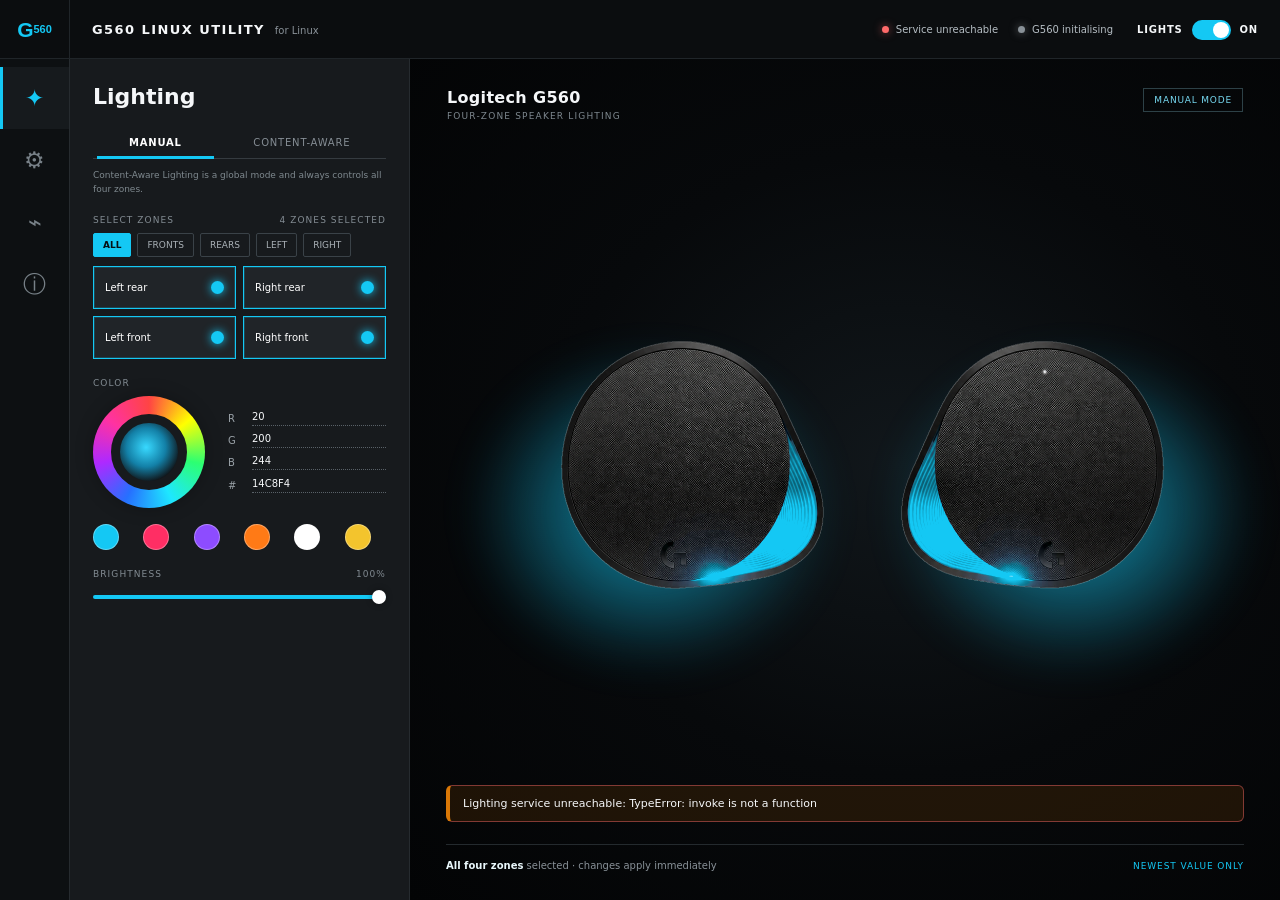
<file: crates/logig560-gui/ui/index.html>
<!doctype html>
<html lang="en">
  <head>
    <meta charset="utf-8" />
    <meta name="viewport" content="width=device-width, initial-scale=1" />
    <title>G560 Linux Utility</title>
    <link rel="stylesheet" href="styles.css" />
  </head>
  <body>
    <div class="first-run" data-first-run hidden>
      <div class="first-run-card">
        <div class="first-run-eyebrow">Welcome</div>
        <h2>Let's set up G560 Linux Utility</h2>
        <p>
          Three quick steps get your Logitech G560 working with content-aware
          lighting on Linux:
        </p>
        <ol class="first-run-steps">
          <li>
            <b>Speaker access.</b> Install a udev rule so your user session can
            write colors without root.
          </li>
          <li>
            <b>Background service.</b> Install a systemd user unit so lighting
            keeps running after you close this window.
          </li>
          <li>
            <b>Display capture.</b> Pick a monitor for Content-Aware mode when
            you're ready to try it.
          </li>
        </ol>
        <p class="first-run-note">
          You can revisit any of this from <b>Setup &amp; Service</b> later.
          Manual color control works right away.
        </p>
        <div class="first-run-actions">
          <button class="pill primary" data-first-run-start>
            Open Setup &amp; Service
          </button>
          <button class="pill" data-first-run-skip>
            I'll set this up later
          </button>
        </div>
      </div>
    </div>

    <div class="gh-window" data-interactive-lighting>
      <header class="gh-top">
        <div class="brandmark">G<span class="brandmark-sub">560</span></div>
        <div class="appname">
          <strong>G560 Linux Utility</strong><span>for Linux</span>
        </div>
        <div class="service-line">
          <span class="status-chip" data-service-status>
            <i class="status-dot" data-service-dot></i
            ><span data-service-label>Connecting…</span>
          </span>
          <span class="status-chip" data-device-status>
            <i class="status-dot" data-device-dot></i
            ><span data-device-label>G560 unknown</span>
          </span>
        </div>
        <div class="master">
          <span>LIGHTS</span>
          <button
            class="switch"
            data-master-switch
            aria-pressed="true"
            aria-label="Master lights on/off"
          >
            <span class="switch-knob"></span>
          </button>
          <span data-master-label>ON</span>
        </div>
      </header>
      <div class="gh-body">
        <nav class="rail" aria-label="Primary">
          <button class="railitem active" data-page="lighting" aria-current="page">
            <span aria-hidden="true">✦</span>
            <span class="sr-only">Lighting</span>
          </button>
          <button class="railitem" data-page="setup">
            <span aria-hidden="true">⚙</span>
            <span class="sr-only">Setup &amp; Service</span>
          </button>
          <button class="railitem" data-page="diagnostics">
            <span aria-hidden="true">⌁</span>
            <span class="sr-only">Diagnostics</span>
          </button>
          <button class="railitem" data-page="about">
            <span aria-hidden="true">ⓘ</span>
            <span class="sr-only">About</span>
          </button>
        </nav>

        <!-- LIGHTING PAGE -->
        <section class="page page-lighting" data-page-body="lighting">
          <aside class="controls">
            <h3>Lighting</h3>
            <div class="tabs" role="tablist">
              <button class="tab active" role="tab" data-mode-tab="manual" aria-selected="true">
                Manual
              </button>
              <button class="tab" role="tab" data-mode-tab="content-aware" aria-selected="false">
                Content-Aware
              </button>
            </div>
            <div class="global-note">
              Content-Aware Lighting is a global mode and always controls all
              four zones.
            </div>

            <!-- Manual controls -->
            <div class="mode-panel" data-mode-panel="manual">
              <div class="eyebrow eyebrow-row">
                <span>Select zones</span>
                <span data-selection-count>4 zones selected</span>
              </div>
              <div class="groups">
                <button class="group active" data-group="all">All</button>
                <button class="group" data-group="fronts">Fronts</button>
                <button class="group" data-group="rears">Rears</button>
                <button class="group" data-group="left">Left</button>
                <button class="group" data-group="right">Right</button>
              </div>
              <div class="zone-grid">
                <button class="zone selected" data-zone="left-rear" aria-pressed="true">
                  <span>Left rear</span><i class="led"></i>
                </button>
                <button class="zone selected" data-zone="right-rear" aria-pressed="true">
                  <span>Right rear</span><i class="led"></i>
                </button>
                <button class="zone selected" data-zone="left-front" aria-pressed="true">
                  <span>Left front</span><i class="led"></i>
                </button>
                <button class="zone selected" data-zone="right-front" aria-pressed="true">
                  <span>Right front</span><i class="led"></i>
                </button>
              </div>
              <div class="eyebrow">Color</div>
              <div class="picker-row">
                <label class="colorwheel" title="Open the color picker">
                  <input
                    data-color-input
                    type="color"
                    value="#14c8f4"
                    aria-label="Color for selected zones"
                  />
                </label>
                <div>
                  <div class="rgb" data-rgb-output>
                    <span>R</span><b>20</b><span>G</span><b>200</b><span>B</span
                    ><b>244</b>
                  </div>
                  <div class="rgb rgb-hex">
                    <span>#</span><b data-hex-output>14C8F4</b>
                  </div>
                </div>
              </div>
              <div class="palette">
                <button data-palette-color="#14C8F4" aria-label="Cyan"></button>
                <button data-palette-color="#FF2E64" aria-label="Pink"></button>
                <button data-palette-color="#8D4CFF" aria-label="Purple"></button>
                <button data-palette-color="#FF7A16" aria-label="Orange"></button>
                <button data-palette-color="#FFFFFF" aria-label="White"></button>
                <button data-palette-color="#F3C42D" aria-label="Yellow"></button>
              </div>
              <div class="eyebrow eyebrow-row">
                <span>Brightness</span>
                <span data-brightness-value>100%</span>
              </div>
              <input
                class="slider"
                type="range"
                min="0"
                max="100"
                step="1"
                value="100"
                data-brightness-input
                aria-label="Brightness for selected zones"
              />
            </div>

            <!-- Content-Aware controls -->
            <div class="mode-panel" data-mode-panel="content-aware" hidden>
              <div class="eyebrow">Capture backend</div>
              <div class="ca-summary">
                <div class="ca-row">
                  <span>Backend</span>
                  <b data-ca-backend>Desktop Portal</b>
                </div>
                <div class="ca-row">
                  <span>Capture</span>
                  <b data-ca-capture>—</b>
                </div>
                <div class="ca-row">
                  <span>Rate</span>
                  <b data-ca-rate>—</b>
                </div>
                <div class="ca-row">
                  <span>Stalls</span>
                  <b data-ca-stalls>0</b>
                </div>
              </div>
              <div class="ca-actions">
                <button class="pill primary" data-choose-display>
                  Choose display…
                </button>
                <button class="pill" data-restart-capture>Restart capture</button>
              </div>
              <p class="ca-note">
                Desktop Portal reopens the system monitor chooser. Gaming Mode
                uses the direct Gamescope PipeWire node and does not use the
                portal.
              </p>
            </div>
          </aside>
          <main class="stage">
            <div class="device-head">
              <div class="device-title">
                <strong>Logitech G560</strong
                ><span>Four-zone speaker lighting</span>
              </div>
              <span class="status-badge" data-mode-badge>Manual mode</span>
            </div>
            <div class="hero">
              <div class="hero-pair">
                <div class="speaker-half">
                  <div class="rear-light-glow" data-light-zone="left-rear"></div>
                  <img
                    class="speaker-image"
                    src="assets/g560-left-front-neutral-soft-apex-v2.png"
                    alt="Left G560 satellite"
                  />
                  <div class="light-tint left-front" data-light-zone="left-front"></div>
                </div>
                <div class="speaker-half">
                  <div class="rear-light-glow" data-light-zone="right-rear"></div>
                  <img
                    class="speaker-image"
                    src="assets/g560-right-front-neutral-soft-apex-v2.png"
                    alt="Right G560 satellite"
                  />
                  <div class="light-tint right-front" data-light-zone="right-front"></div>
                </div>
              </div>
            </div>
            <div class="stage-foot">
              <div class="selected-copy">
                <b data-selection-copy>All four zones</b> selected · changes
                apply immediately
              </div>
              <div class="live" data-live-label>Newest value only</div>
            </div>
            <div class="banner" data-banner hidden>
              <span data-banner-text></span>
            </div>
          </main>
        </section>

        <!-- SETUP PAGE -->
        <section class="page page-solo" data-page-body="setup" hidden>
          <div class="page-inner">
            <h2>Setup &amp; Service</h2>
            <p class="page-lede">
              Set up device access and the background service. Everything below
              is safe to re-run.
            </p>

            <aside class="banner" data-launcher-banner hidden>
              <p>
                The AppImage has moved since the service was installed.
                The current launcher script points at
                <code data-launcher-old-path></code>.
                Click below to re-link it to the current AppImage.
              </p>
              <div class="card-actions">
                <button class="pill primary" data-relink-launcher>Re-link now</button>
              </div>
            </aside>

            <div class="card">
              <h3>Speaker access (udev rule)</h3>
              <p>
                Grants your user session access to the G560's HID interface so
                G560 Linux Utility can write colors without root.
              </p>
              <ul class="stat-list" data-udev-stats>
                <li>Rule installed: <b data-udev-rule>checking…</b></li>
                <li>G560 detected: <b data-udev-device>checking…</b></li>
                <li>User can write: <b data-udev-writable>checking…</b></li>
              </ul>
              <div class="card-actions">
                <button class="pill primary" data-install-udev>
                  Install / repair udev rule
                </button>
                <button class="pill" data-refresh-udev>Recheck</button>
              </div>
              <div class="action-outcome" data-udev-outcome hidden></div>
            </div>

            <div class="card">
              <h3>Background service (systemd user unit)</h3>
              <p>
                Installs a per-user systemd unit that keeps lighting running
                even when the GUI is closed.
              </p>
              <ul class="stat-list" data-service-stats>
                <li>Unit installed: <b data-service-installed>checking…</b></li>
                <li>Enabled at login: <b data-service-enabled>checking…</b></li>
                <li>Currently active: <b data-service-active>checking…</b></li>
                <li>Unit path: <code data-service-path>—</code></li>
              </ul>
              <div class="card-actions">
                <button class="pill primary" data-install-service>
                  Install &amp; enable
                </button>
                <button class="pill" data-uninstall-service>Uninstall</button>
                <button class="pill" data-service-start>Start</button>
                <button class="pill" data-service-stop>Stop</button>
                <button class="pill" data-service-restart>Restart</button>
                <button class="pill" data-refresh-service>Recheck</button>
              </div>
              <div class="action-outcome" data-service-outcome hidden></div>
            </div>

            <div class="card" data-service-card="gaming">
              <h3>Gaming Mode service <small>(Bazzite Gamescope)</small></h3>
              <p>
                Enabled in Desktop Mode but only activates when Steam
                Gaming Mode starts (via
                <code>gamescope-session-plus@steam.service</code>).
              </p>
              <ul class="stat-list" data-gaming-stats>
                <li>Unit installed: <b data-gaming-installed>checking…</b></li>
                <li>Enabled at login: <b data-gaming-enabled>checking…</b></li>
                <li>Currently active: <b data-gaming-active>checking…</b></li>
              </ul>
              <div class="card-actions">
                <button class="pill primary" data-install-gaming>
                  Install &amp; enable
                </button>
                <button class="pill" data-uninstall-gaming>Uninstall</button>
                <button class="pill" data-refresh-gaming>Recheck</button>
              </div>
              <div class="action-outcome" data-gaming-outcome hidden></div>
            </div>
          </div>
        </section>

        <!-- DIAGNOSTICS PAGE -->
        <section class="page page-solo" data-page-body="diagnostics" hidden>
          <div class="page-inner">
            <h2>Diagnostics</h2>
            <p class="page-lede">
              Runtime health and color-free counters. Nothing here contains
              captured imagery, sampled colors, or color history.
            </p>

            <div class="metric-grid">
              <div class="metric">
                <div class="metric-label">Service</div>
                <div class="metric-value" data-diag-service>—</div>
              </div>
              <div class="metric">
                <div class="metric-label">G560 writer</div>
                <div class="metric-value" data-diag-writer>—</div>
              </div>
              <div class="metric">
                <div class="metric-label">Capture</div>
                <div class="metric-value" data-diag-capture>—</div>
              </div>
              <div class="metric">
                <div class="metric-label">Mode</div>
                <div class="metric-value" data-diag-mode>—</div>
              </div>
              <div class="metric">
                <div class="metric-label">Backend</div>
                <div class="metric-value" data-diag-backend>—</div>
              </div>
              <div class="metric">
                <div class="metric-label">Frames captured</div>
                <div class="metric-value" data-diag-frames>0</div>
              </div>
              <div class="metric">
                <div class="metric-label">Newest replacements</div>
                <div class="metric-value" data-diag-newest>0</div>
              </div>
              <div class="metric">
                <div class="metric-label">Capture stalls</div>
                <div class="metric-value" data-diag-stalls>0</div>
              </div>
              <div class="metric">
                <div class="metric-label">USB report failures</div>
                <div class="metric-value" data-diag-usbfail>0</div>
              </div>
              <div class="metric">
                <div class="metric-label">USB recoveries</div>
                <div class="metric-value" data-diag-usbrec>0</div>
              </div>
              <div class="metric">
                <div class="metric-label">Capture rate</div>
                <div class="metric-value" data-diag-rate>—</div>
              </div>
              <div class="metric">
                <div class="metric-label">Revision</div>
                <div class="metric-value" data-diag-revision>0</div>
              </div>
            </div>

            <div class="card-actions">
              <button class="pill primary" data-copy-diagnostics>
                Copy diagnostic report
              </button>
              <span class="copy-feedback" data-copy-feedback></span>
            </div>
          </div>
        </section>

        <!-- ABOUT PAGE -->
        <section class="page page-solo" data-page-body="about" hidden>
          <div class="page-inner">
            <h2>About</h2>
            <p class="page-lede">
              G560 Linux Utility is a Linux-native lighting controller for the
              Logitech G560 speaker set.
            </p>
            <ul class="stat-list" data-about-info>
              <li>GUI version: <b data-about-gui>—</b></li>
              <li>Service API version: <b data-about-api>—</b></li>
              <li>Bus name: <code data-about-bus>—</code></li>
              <li>Build target: <b data-about-target>—</b></li>
              <li>Distribution: <b data-about-distro>—</b></li>
              <li>Session type: <b data-about-session>—</b></li>
              <li>Desktop: <b data-about-desktop>—</b></li>
              <li>Kernel: <b data-about-kernel>—</b></li>
            </ul>
            <p class="page-lede">
              This application stores no captured imagery, sampled colors,
              color history, cloud accounts, or telemetry. All device access
              is local.
            </p>
            <div class="card-actions">
              <button class="pill primary" data-copy-version>
                Copy version information
              </button>
              <span class="copy-feedback" data-version-feedback></span>
            </div>
          </div>
        </section>
      </div>
    </div>
    <script src="app.js" type="module"></script>
  </body>
</html>
</file>
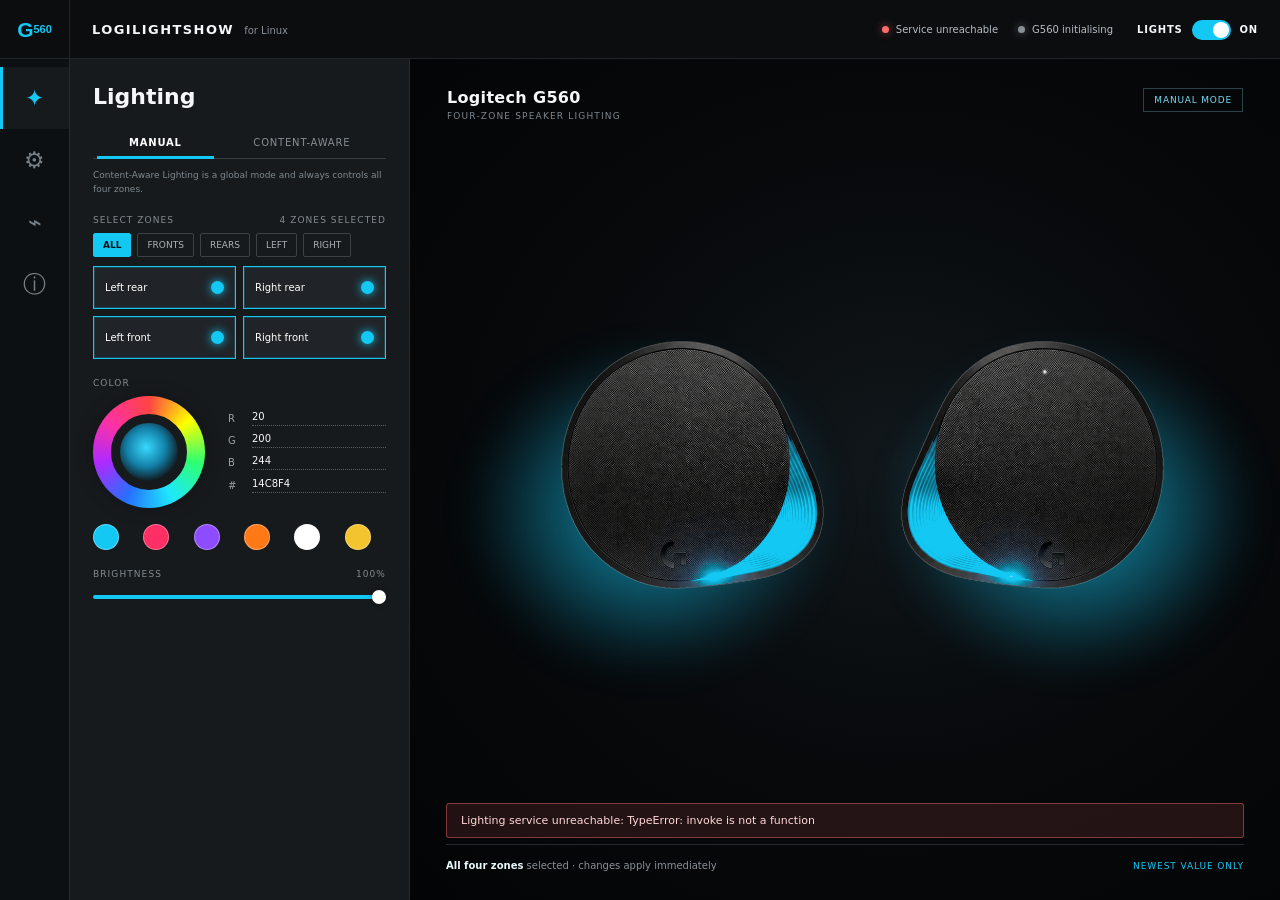
<file: crates/logilightshow-gui/ui/index.html>
<!doctype html>
<html lang="en">
  <head>
    <meta charset="utf-8" />
    <meta name="viewport" content="width=device-width, initial-scale=1" />
    <title>LogiLightShow</title>
    <link rel="stylesheet" href="styles.css" />
  </head>
  <body>
    <div class="first-run" data-first-run hidden>
      <div class="first-run-card">
        <div class="first-run-eyebrow">Welcome</div>
        <h2>Let's set up LogiLightShow</h2>
        <p>
          Three quick steps get your Logitech G560 working with content-aware
          lighting on Linux:
        </p>
        <ol class="first-run-steps">
          <li>
            <b>Speaker access.</b> Install a udev rule so your user session can
            write colors without root.
          </li>
          <li>
            <b>Background service.</b> Install a systemd user unit so lighting
            keeps running after you close this window.
          </li>
          <li>
            <b>Display capture.</b> Pick a monitor for Content-Aware mode when
            you're ready to try it.
          </li>
        </ol>
        <p class="first-run-note">
          You can revisit any of this from <b>Setup &amp; Service</b> later.
          Manual color control works right away.
        </p>
        <div class="first-run-actions">
          <button class="pill primary" data-first-run-start>
            Open Setup &amp; Service
          </button>
          <button class="pill" data-first-run-skip>
            I'll set this up later
          </button>
        </div>
      </div>
    </div>

    <div class="gh-window" data-interactive-lighting>
      <header class="gh-top">
        <div class="brandmark">G<span class="brandmark-sub">560</span></div>
        <div class="appname">
          <strong>LogiLightShow</strong><span>for Linux</span>
        </div>
        <div class="service-line">
          <span class="status-chip" data-service-status>
            <i class="status-dot" data-service-dot></i
            ><span data-service-label>Connecting…</span>
          </span>
          <span class="status-chip" data-device-status>
            <i class="status-dot" data-device-dot></i
            ><span data-device-label>G560 unknown</span>
          </span>
        </div>
        <div class="master">
          <span>LIGHTS</span>
          <button
            class="switch"
            data-master-switch
            aria-pressed="true"
            aria-label="Master lights on/off"
          >
            <span class="switch-knob"></span>
          </button>
          <span data-master-label>ON</span>
        </div>
      </header>
      <div class="gh-body">
        <nav class="rail" aria-label="Primary">
          <button class="railitem active" data-page="lighting" aria-current="page">
            <span aria-hidden="true">✦</span>
            <span class="sr-only">Lighting</span>
          </button>
          <button class="railitem" data-page="setup">
            <span aria-hidden="true">⚙</span>
            <span class="sr-only">Setup &amp; Service</span>
          </button>
          <button class="railitem" data-page="diagnostics">
            <span aria-hidden="true">⌁</span>
            <span class="sr-only">Diagnostics</span>
          </button>
          <button class="railitem" data-page="about">
            <span aria-hidden="true">ⓘ</span>
            <span class="sr-only">About</span>
          </button>
        </nav>

        <!-- LIGHTING PAGE -->
        <section class="page page-lighting" data-page-body="lighting">
          <aside class="controls">
            <h3>Lighting</h3>
            <div class="tabs" role="tablist">
              <button class="tab active" role="tab" data-mode-tab="manual" aria-selected="true">
                Manual
              </button>
              <button class="tab" role="tab" data-mode-tab="content-aware" aria-selected="false">
                Content-Aware
              </button>
            </div>
            <div class="global-note">
              Content-Aware Lighting is a global mode and always controls all
              four zones.
            </div>

            <!-- Manual controls -->
            <div class="mode-panel" data-mode-panel="manual">
              <div class="eyebrow eyebrow-row">
                <span>Select zones</span>
                <span data-selection-count>4 zones selected</span>
              </div>
              <div class="groups">
                <button class="group active" data-group="all">All</button>
                <button class="group" data-group="fronts">Fronts</button>
                <button class="group" data-group="rears">Rears</button>
                <button class="group" data-group="left">Left</button>
                <button class="group" data-group="right">Right</button>
              </div>
              <div class="zone-grid">
                <button class="zone selected" data-zone="left-rear" aria-pressed="true">
                  <span>Left rear</span><i class="led"></i>
                </button>
                <button class="zone selected" data-zone="right-rear" aria-pressed="true">
                  <span>Right rear</span><i class="led"></i>
                </button>
                <button class="zone selected" data-zone="left-front" aria-pressed="true">
                  <span>Left front</span><i class="led"></i>
                </button>
                <button class="zone selected" data-zone="right-front" aria-pressed="true">
                  <span>Right front</span><i class="led"></i>
                </button>
              </div>
              <div class="eyebrow">Color</div>
              <div class="picker-row">
                <label class="colorwheel" title="Open the color picker">
                  <input
                    data-color-input
                    type="color"
                    value="#14c8f4"
                    aria-label="Color for selected zones"
                  />
                </label>
                <div>
                  <div class="rgb" data-rgb-output>
                    <span>R</span><b>20</b><span>G</span><b>200</b><span>B</span
                    ><b>244</b>
                  </div>
                  <div class="rgb rgb-hex">
                    <span>#</span><b data-hex-output>14C8F4</b>
                  </div>
                </div>
              </div>
              <div class="palette">
                <button data-palette-color="#14C8F4" aria-label="Cyan"></button>
                <button data-palette-color="#FF2E64" aria-label="Pink"></button>
                <button data-palette-color="#8D4CFF" aria-label="Purple"></button>
                <button data-palette-color="#FF7A16" aria-label="Orange"></button>
                <button data-palette-color="#FFFFFF" aria-label="White"></button>
                <button data-palette-color="#F3C42D" aria-label="Yellow"></button>
              </div>
              <div class="eyebrow eyebrow-row">
                <span>Brightness</span>
                <span data-brightness-value>100%</span>
              </div>
              <input
                class="slider"
                type="range"
                min="0"
                max="100"
                step="1"
                value="100"
                data-brightness-input
                aria-label="Brightness for selected zones"
              />
            </div>

            <!-- Content-Aware controls -->
            <div class="mode-panel" data-mode-panel="content-aware" hidden>
              <div class="eyebrow">Capture backend</div>
              <div class="ca-summary">
                <div class="ca-row">
                  <span>Backend</span>
                  <b data-ca-backend>Desktop Portal</b>
                </div>
                <div class="ca-row">
                  <span>Capture</span>
                  <b data-ca-capture>—</b>
                </div>
                <div class="ca-row">
                  <span>Rate</span>
                  <b data-ca-rate>—</b>
                </div>
                <div class="ca-row">
                  <span>Stalls</span>
                  <b data-ca-stalls>0</b>
                </div>
              </div>
              <div class="ca-actions">
                <button class="pill primary" data-choose-display>
                  Choose display…
                </button>
                <button class="pill" data-restart-capture>Restart capture</button>
              </div>
              <p class="ca-note">
                Desktop Portal reopens the system monitor chooser. Gaming Mode
                uses the direct Gamescope PipeWire node and does not use the
                portal.
              </p>
            </div>
          </aside>
          <main class="stage">
            <div class="device-head">
              <div class="device-title">
                <strong>Logitech G560</strong
                ><span>Four-zone speaker lighting</span>
              </div>
              <span class="status-badge" data-mode-badge>Manual mode</span>
            </div>
            <div class="hero">
              <div class="hero-pair">
                <div class="speaker-half">
                  <div class="rear-light-glow" data-light-zone="left-rear"></div>
                  <img
                    class="speaker-image"
                    src="assets/g560-left-front-neutral-soft-apex-v2.png"
                    alt="Left G560 satellite"
                  />
                  <div class="light-tint left-front" data-light-zone="left-front"></div>
                </div>
                <div class="speaker-half">
                  <div class="rear-light-glow" data-light-zone="right-rear"></div>
                  <img
                    class="speaker-image"
                    src="assets/g560-right-front-neutral-soft-apex-v2.png"
                    alt="Right G560 satellite"
                  />
                  <div class="light-tint right-front" data-light-zone="right-front"></div>
                </div>
              </div>
            </div>
            <div class="stage-foot">
              <div class="selected-copy">
                <b data-selection-copy>All four zones</b> selected · changes
                apply immediately
              </div>
              <div class="live" data-live-label>Newest value only</div>
            </div>
            <div class="banner" data-banner hidden>
              <span data-banner-text></span>
            </div>
          </main>
        </section>

        <!-- SETUP PAGE -->
        <section class="page page-solo" data-page-body="setup" hidden>
          <div class="page-inner">
            <h2>Setup &amp; Service</h2>
            <p class="page-lede">
              Set up device access and the background service. Everything below
              is safe to re-run.
            </p>

            <div class="card">
              <h3>Speaker access (udev rule)</h3>
              <p>
                Grants your user session access to the G560's HID interface so
                LogiLightShow can write colors without root.
              </p>
              <ul class="stat-list" data-udev-stats>
                <li>Rule installed: <b data-udev-rule>checking…</b></li>
                <li>G560 detected: <b data-udev-device>checking…</b></li>
                <li>User can write: <b data-udev-writable>checking…</b></li>
              </ul>
              <div class="card-actions">
                <button class="pill primary" data-install-udev>
                  Install / repair udev rule
                </button>
                <button class="pill" data-refresh-udev>Recheck</button>
              </div>
              <div class="action-outcome" data-udev-outcome hidden></div>
            </div>

            <div class="card">
              <h3>Background service (systemd user unit)</h3>
              <p>
                Installs a per-user systemd unit that keeps lighting running
                even when the GUI is closed.
              </p>
              <ul class="stat-list" data-service-stats>
                <li>Unit installed: <b data-service-installed>checking…</b></li>
                <li>Enabled at login: <b data-service-enabled>checking…</b></li>
                <li>Currently active: <b data-service-active>checking…</b></li>
                <li>Unit path: <code data-service-path>—</code></li>
              </ul>
              <div class="card-actions">
                <button class="pill primary" data-install-service>
                  Install &amp; enable
                </button>
                <button class="pill" data-service-start>Start</button>
                <button class="pill" data-service-stop>Stop</button>
                <button class="pill" data-service-restart>Restart</button>
                <button class="pill" data-refresh-service>Recheck</button>
              </div>
              <div class="action-outcome" data-service-outcome hidden></div>
            </div>
          </div>
        </section>

        <!-- DIAGNOSTICS PAGE -->
        <section class="page page-solo" data-page-body="diagnostics" hidden>
          <div class="page-inner">
            <h2>Diagnostics</h2>
            <p class="page-lede">
              Runtime health and color-free counters. Nothing here contains
              captured imagery, sampled colors, or color history.
            </p>

            <div class="metric-grid">
              <div class="metric">
                <div class="metric-label">Service</div>
                <div class="metric-value" data-diag-service>—</div>
              </div>
              <div class="metric">
                <div class="metric-label">G560 writer</div>
                <div class="metric-value" data-diag-writer>—</div>
              </div>
              <div class="metric">
                <div class="metric-label">Capture</div>
                <div class="metric-value" data-diag-capture>—</div>
              </div>
              <div class="metric">
                <div class="metric-label">Mode</div>
                <div class="metric-value" data-diag-mode>—</div>
              </div>
              <div class="metric">
                <div class="metric-label">Backend</div>
                <div class="metric-value" data-diag-backend>—</div>
              </div>
              <div class="metric">
                <div class="metric-label">Frames captured</div>
                <div class="metric-value" data-diag-frames>0</div>
              </div>
              <div class="metric">
                <div class="metric-label">Newest replacements</div>
                <div class="metric-value" data-diag-newest>0</div>
              </div>
              <div class="metric">
                <div class="metric-label">Capture stalls</div>
                <div class="metric-value" data-diag-stalls>0</div>
              </div>
              <div class="metric">
                <div class="metric-label">USB report failures</div>
                <div class="metric-value" data-diag-usbfail>0</div>
              </div>
              <div class="metric">
                <div class="metric-label">USB recoveries</div>
                <div class="metric-value" data-diag-usbrec>0</div>
              </div>
              <div class="metric">
                <div class="metric-label">Capture rate</div>
                <div class="metric-value" data-diag-rate>—</div>
              </div>
              <div class="metric">
                <div class="metric-label">Revision</div>
                <div class="metric-value" data-diag-revision>0</div>
              </div>
            </div>

            <div class="card-actions">
              <button class="pill primary" data-copy-diagnostics>
                Copy diagnostic report
              </button>
              <span class="copy-feedback" data-copy-feedback></span>
            </div>
          </div>
        </section>

        <!-- ABOUT PAGE -->
        <section class="page page-solo" data-page-body="about" hidden>
          <div class="page-inner">
            <h2>About</h2>
            <p class="page-lede">
              LogiLightShow is a Linux-native lighting controller for the
              Logitech G560 speaker set.
            </p>
            <ul class="stat-list" data-about-info>
              <li>GUI version: <b data-about-gui>—</b></li>
              <li>Service API version: <b data-about-api>—</b></li>
              <li>Bus name: <code data-about-bus>—</code></li>
              <li>Build target: <b data-about-target>—</b></li>
              <li>Distribution: <b data-about-distro>—</b></li>
              <li>Session type: <b data-about-session>—</b></li>
              <li>Desktop: <b data-about-desktop>—</b></li>
              <li>Kernel: <b data-about-kernel>—</b></li>
            </ul>
            <p class="page-lede">
              This application stores no captured imagery, sampled colors,
              color history, cloud accounts, or telemetry. All device access
              is local.
            </p>
            <div class="card-actions">
              <button class="pill primary" data-copy-version>
                Copy version information
              </button>
              <span class="copy-feedback" data-version-feedback></span>
            </div>
          </div>
        </section>
      </div>
    </div>
    <script src="app.js" type="module"></script>
  </body>
</html>
</file>
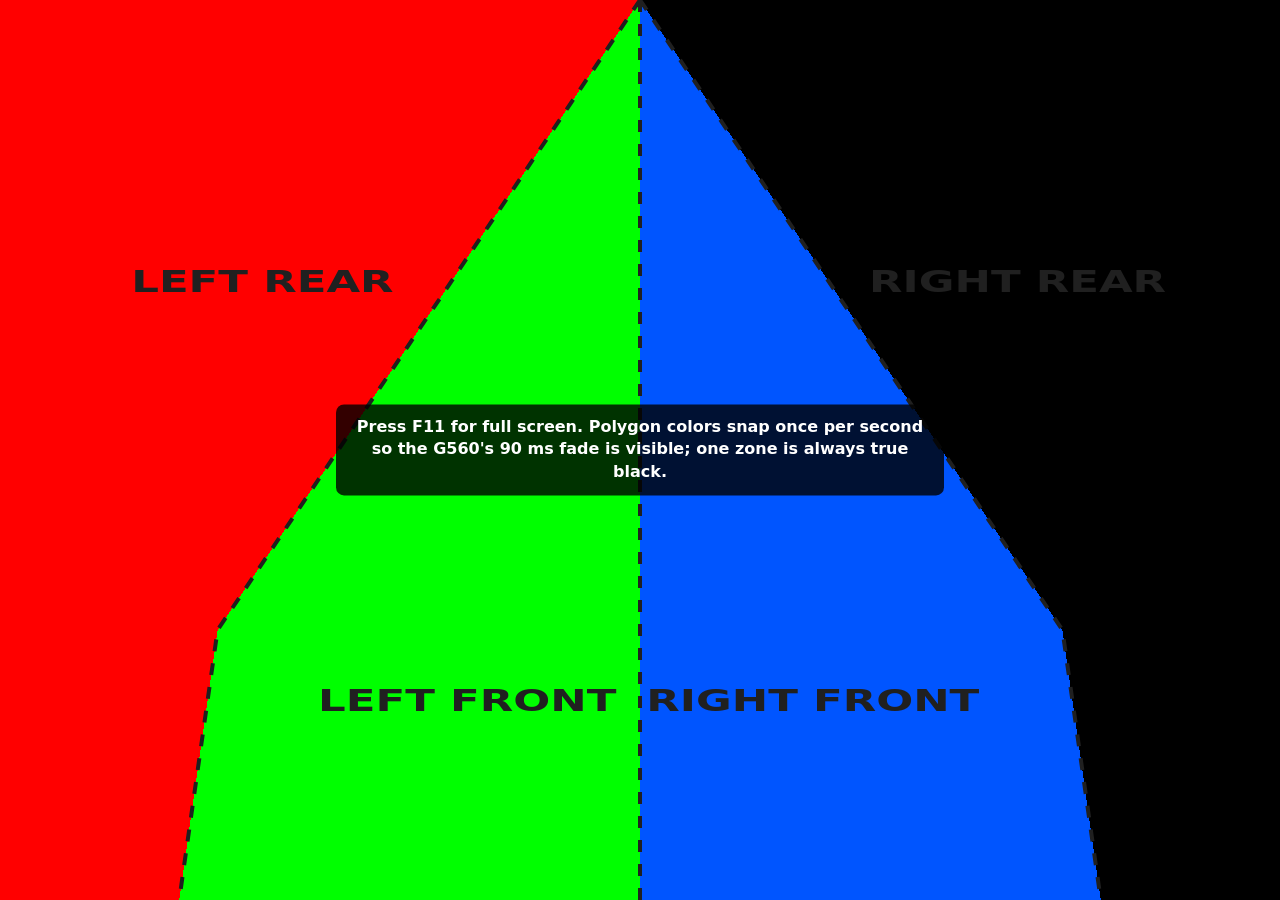
<file: docs/hardware/quadrant-test.html>
<!doctype html>
<html lang="en">
  <head>
    <meta charset="utf-8">
    <meta name="viewport" content="width=device-width, initial-scale=1">
    <title>G560 Linux Utility four-zone polygon acceptance pattern</title>
    <style>
      :root {
        color-scheme: dark;
        background: #000;
      }
      * {
        box-sizing: border-box;
      }
      html,
      body,
      main,
      svg {
        width: 100%;
        height: 100%;
        margin: 0;
        overflow: hidden;
      }
      main {
        background: #000;
      }
      .zone {
        /* Deliberately no fill transition: the engine supplies the 90 ms fade. */
        shape-rendering: crispEdges;
      }
      .boundary {
        fill: none;
        stroke: #202020;
        stroke-width: 4;
        stroke-dasharray: 12 12;
        vector-effect: non-scaling-stroke;
        animation: march 500ms linear infinite;
      }
      .label {
        fill: #202020;
        font: 700 34px/1 system-ui, sans-serif;
        text-anchor: middle;
        dominant-baseline: middle;
        pointer-events: none;
        user-select: none;
      }
      aside {
        position: fixed;
        inset: 50% auto auto 50%;
        transform: translate(-50%, -50%);
        max-width: 38rem;
        padding: 0.75rem 1rem;
        border-radius: 0.5rem;
        background: rgb(0 0 0 / 80%);
        color: white;
        font: 600 1rem/1.4 system-ui, sans-serif;
        text-align: center;
        pointer-events: none;
      }
      @keyframes march {
        to { stroke-dashoffset: -24; }
      }
    </style>
  </head>
  <body>
    <main>
      <svg
        viewBox="0 0 1000 1000"
        preserveAspectRatio="none"
        role="img"
        aria-label="Continuously changing four-polygon G560 lighting test"
      >
        <!-- Exact normalized ZoneLayout::g560_default() vertices, scaled by 1000. -->
        <polygon class="zone" id="left-rear" points="0,0 500,0 170,700 140,1000 0,1000" />
        <polygon class="zone" id="left-front" points="500,0 500,1000 140,1000 170,700" />
        <polygon class="zone" id="right-front" points="500,0 830,700 860,1000 500,1000" />
        <polygon class="zone" id="right-rear" points="500,0 1000,0 1000,1000 860,1000 830,700" />

        <path class="boundary" d="M 500,0 L 170,700 L 140,1000 M 500,0 L 500,1000 M 500,0 L 830,700 L 860,1000" />
        <text class="label" x="205" y="315">LEFT REAR</text>
        <text class="label" x="365" y="780">LEFT FRONT</text>
        <text class="label" x="635" y="780">RIGHT FRONT</text>
        <text class="label" x="795" y="315">RIGHT REAR</text>
      </svg>
    </main>
    <aside>
      Press F11 for full screen. Polygon colors snap once per second so the G560's
      90 ms fade is visible; one zone is always true black.
    </aside>
    <script>
      const zoneOrder = [
        document.querySelector("#left-rear"),
        document.querySelector("#left-front"),
        document.querySelector("#right-front"),
        document.querySelector("#right-rear"),
      ];
      const colors = ["#ff0000", "#00ff00", "#0055ff", "#000000"];
      let step = 0;

      function render() {
        zoneOrder.forEach((polygon, zone) => {
          polygon.style.fill = colors[(zone - step + colors.length) % colors.length];
        });
        step = (step + 1) % colors.length;
      }

      render();
      window.setInterval(render, 1000);
      window.setTimeout(() => document.querySelector("aside").remove(), 8000);
    </script>
  </body>
</html>
</file>
<file: crates/logig560-gui/ui/styles.css>
:root {
  --cyan: #14c8f4;
  --ink: #07090b;
  --panel: #171a1d;
  --panel2: #202428;
  --line: #30363b;
  --copy: #f5f7f9;
  --muted: #899198;
  --danger: #ff6a6a;
  --warn: #f3c42d;
  --ok: #5ee394;
}

* {
  box-sizing: border-box;
}

html,
body {
  margin: 0;
  padding: 0;
  height: 100%;
  background: var(--ink);
  color: var(--copy);
  font-family: system-ui, -apple-system, "Segoe UI", sans-serif;
  font-size: 13px;
  overflow: hidden;
}

.sr-only {
  position: absolute;
  width: 1px;
  height: 1px;
  padding: 0;
  margin: -1px;
  overflow: hidden;
  clip: rect(0, 0, 0, 0);
  border: 0;
}

.gh-window {
  height: 100vh;
  display: grid;
  grid-template-rows: 59px 1fr;
  background: var(--ink);
}

.gh-top {
  display: grid;
  grid-template-columns: 70px 340px 1fr auto;
  align-items: center;
  border-bottom: 1px solid #202529;
  background: #0b0d0f;
}

.brandmark {
  width: 70px;
  height: 59px;
  display: flex;
  align-items: center;
  justify-content: center;
  color: var(--cyan);
  font: 900 21px/1 sans-serif;
  letter-spacing: -2px;
  border-right: 1px solid #202529;
}
.brandmark-sub {
  font-size: 11px;
  letter-spacing: 0;
  margin-left: 2px;
}

.appname {
  padding-left: 22px;
}
.appname strong {
  font-size: 13px;
  letter-spacing: 0.11em;
  text-transform: uppercase;
}
.appname span {
  color: var(--muted);
  font-size: 10px;
  margin-left: 10px;
}

.service-line {
  justify-self: end;
  display: flex;
  gap: 20px;
  align-items: center;
  font-size: 10px;
  color: #b6bec4;
  padding-right: 6px;
}

.status-chip {
  display: inline-flex;
  align-items: center;
  gap: 7px;
}
.status-dot {
  width: 7px;
  height: 7px;
  border-radius: 50%;
  background: var(--muted);
  box-shadow: 0 0 8px rgba(160, 168, 173, 0.6);
  transition: background 120ms, box-shadow 120ms;
}
.status-dot.ok {
  background: var(--ok);
  box-shadow: 0 0 9px rgba(94, 227, 148, 0.72);
}
.status-dot.warn {
  background: var(--warn);
  box-shadow: 0 0 9px rgba(243, 196, 45, 0.6);
}
.status-dot.error {
  background: var(--danger);
  box-shadow: 0 0 9px rgba(255, 106, 106, 0.6);
}

.master {
  margin: 0 22px 0 18px;
  display: flex;
  gap: 9px;
  align-items: center;
  font-size: 10px;
  font-weight: 750;
  letter-spacing: 0.08em;
}
.switch {
  width: 39px;
  height: 20px;
  background: var(--cyan);
  border: none;
  border-radius: 20px;
  position: relative;
  cursor: pointer;
  padding: 0;
  transition: background 120ms;
}
.switch[aria-pressed="false"] {
  background: #3a4147;
}
.switch-knob {
  position: absolute;
  top: 2px;
  right: 2px;
  width: 16px;
  height: 16px;
  border-radius: 50%;
  background: white;
  transition: right 120ms, left 120ms;
}
.switch[aria-pressed="false"] .switch-knob {
  right: auto;
  left: 2px;
}
.switch:focus-visible {
  outline: 2px solid var(--cyan);
  outline-offset: 2px;
}

.gh-body {
  display: grid;
  grid-template-columns: 70px 1fr;
  min-height: 0;
}

.page {
  display: none;
  min-height: 0;
  min-width: 0;
}
.page-lighting {
  display: grid;
  grid-template-columns: 340px 1fr;
  min-height: 0;
}
.page-solo {
  overflow-y: auto;
  padding: 32px 40px;
  background: var(--panel);
}
.page.active {
  display: block;
}
.page-lighting.active {
  display: grid;
}
.page-lighting {
  display: none;
}
.page-lighting.active {
  display: grid;
}

.page-inner {
  max-width: 780px;
  margin: 0 auto;
}
.page-inner h2 {
  margin: 0 0 8px;
  font-size: 24px;
  font-weight: 720;
}
.page-lede {
  color: var(--muted);
  font-size: 12px;
  margin: 0 0 20px;
  line-height: 1.5;
}

.card {
  background: #15191c;
  border: 1px solid #2c3237;
  padding: 20px 22px;
  margin-bottom: 18px;
  border-radius: 4px;
}
.card h3 {
  margin: 0 0 6px;
  font-size: 14px;
  font-weight: 700;
  letter-spacing: 0.02em;
}
.card p {
  margin: 0 0 14px;
  color: var(--muted);
  font-size: 11px;
  line-height: 1.6;
}

.stat-list {
  list-style: none;
  padding: 0;
  margin: 0 0 16px;
  display: grid;
  gap: 6px;
  font-size: 12px;
  color: #b6bec4;
}
.stat-list b {
  color: var(--copy);
  font-weight: 600;
}
.stat-list code {
  font-family: ui-monospace, "SF Mono", Menlo, monospace;
  font-size: 10.5px;
  color: #a6bbc6;
  background: #0d1114;
  padding: 1px 6px;
  border-radius: 2px;
}
.stat-list b.ok {
  color: var(--ok);
}
.stat-list b.warn {
  color: var(--warn);
}
.stat-list b.error {
  color: var(--danger);
}

.card-actions {
  display: flex;
  gap: 8px;
  flex-wrap: wrap;
  align-items: center;
}
.pill {
  border: 1px solid #3a4248;
  color: #d4dbe0;
  background: transparent;
  padding: 8px 14px;
  font: inherit;
  font-size: 11px;
  border-radius: 2px;
  cursor: pointer;
  transition: background 100ms, border-color 100ms;
}
.pill:hover:not(:disabled) {
  border-color: #4b555c;
  background: #1c2126;
}
.pill.primary {
  color: #061015;
  background: var(--cyan);
  border-color: var(--cyan);
  font-weight: 700;
}
.pill.primary:hover:not(:disabled) {
  background: #43d5f7;
  border-color: #43d5f7;
}
.pill:disabled {
  opacity: 0.55;
  cursor: not-allowed;
}
.pill:focus-visible {
  outline: 2px solid var(--cyan);
  outline-offset: 2px;
}

.action-outcome {
  margin-top: 12px;
  padding: 10px 14px;
  border-radius: 3px;
  font-size: 11px;
  line-height: 1.5;
}
.action-outcome.ok {
  background: rgba(94, 227, 148, 0.09);
  border: 1px solid rgba(94, 227, 148, 0.4);
  color: #d0f5df;
}
.action-outcome.err {
  background: rgba(255, 106, 106, 0.09);
  border: 1px solid rgba(255, 106, 106, 0.42);
  color: #ffd7d7;
}

.metric-grid {
  display: grid;
  grid-template-columns: repeat(auto-fill, minmax(180px, 1fr));
  gap: 10px;
  margin-bottom: 20px;
}
.metric {
  background: #15191c;
  border: 1px solid #2c3237;
  padding: 12px 14px;
  border-radius: 3px;
}
.metric-label {
  font-size: 9px;
  text-transform: uppercase;
  letter-spacing: 0.12em;
  color: var(--muted);
  margin-bottom: 5px;
}
.metric-value {
  font-size: 18px;
  font-weight: 600;
  color: var(--copy);
  font-variant-numeric: tabular-nums;
}
.metric-value.ok {
  color: var(--ok);
}
.metric-value.warn {
  color: var(--warn);
}
.metric-value.error {
  color: var(--danger);
}

.copy-feedback {
  font-size: 10px;
  color: var(--ok);
  margin-left: 4px;
}

/* First-run overlay */
.first-run {
  position: fixed;
  inset: 0;
  background: rgba(3, 4, 5, 0.72);
  backdrop-filter: blur(6px);
  display: flex;
  align-items: center;
  justify-content: center;
  z-index: 10;
  padding: 32px;
}
.first-run[hidden] {
  display: none;
}
.first-run-card {
  background: var(--panel);
  border: 1px solid #30363b;
  padding: 34px 38px;
  border-radius: 6px;
  max-width: 520px;
  box-shadow: 0 30px 90px rgba(0, 0, 0, 0.55);
}
.first-run-eyebrow {
  font-size: 9px;
  text-transform: uppercase;
  letter-spacing: 0.14em;
  color: var(--cyan);
  margin-bottom: 8px;
}
.first-run-card h2 {
  margin: 0 0 12px;
  font-size: 24px;
  font-weight: 720;
}
.first-run-card p {
  color: var(--muted);
  font-size: 12.5px;
  line-height: 1.55;
  margin: 0 0 14px;
}
.first-run-steps {
  color: #cfd6db;
  font-size: 12px;
  line-height: 1.55;
  padding-left: 22px;
  margin: 0 0 14px;
}
.first-run-steps li {
  margin-bottom: 8px;
}
.first-run-steps b {
  color: var(--copy);
}
.first-run-note {
  font-size: 11px;
  color: var(--muted);
  border-top: 1px solid #262b2f;
  padding-top: 12px;
}
.first-run-actions {
  display: flex;
  gap: 8px;
  margin-top: 8px;
}

/* Content-Aware inline panel */
.mode-panel {
  display: block;
}
.mode-panel[hidden] {
  display: none;
}
.ca-summary {
  display: grid;
  gap: 6px;
  margin-bottom: 16px;
  padding: 12px 14px;
  background: #1a1f23;
  border: 1px solid #2c3237;
  border-radius: 3px;
}
.ca-row {
  display: flex;
  justify-content: space-between;
  font-size: 11px;
}
.ca-row span {
  color: var(--muted);
}
.ca-row b {
  font-weight: 600;
  color: var(--copy);
}
.ca-actions {
  display: flex;
  gap: 8px;
  flex-wrap: wrap;
  margin-bottom: 14px;
}
.ca-note {
  font-size: 10px;
  color: var(--muted);
  line-height: 1.5;
  margin: 0;
}

.rail {
  border-right: 1px solid #262b2f;
  background: #0d1012;
  padding-top: 8px;
  display: flex;
  flex-direction: column;
}
.railitem {
  height: 62px;
  border: none;
  background: transparent;
  color: #778087;
  font-size: 23px;
  cursor: pointer;
  position: relative;
  display: flex;
  align-items: center;
  justify-content: center;
}
.railitem[disabled] {
  cursor: not-allowed;
  opacity: 0.5;
}
.railitem.active {
  background: #161a1d;
  color: var(--cyan);
}
.railitem.active::before {
  content: "";
  position: absolute;
  left: 0;
  top: 0;
  bottom: 0;
  width: 3px;
  background: var(--cyan);
}
.railitem:focus-visible {
  outline: 2px solid var(--cyan);
  outline-offset: -4px;
}

.controls {
  background: var(--panel);
  border-right: 1px solid #262b2f;
  padding: 25px 23px 20px;
  overflow-y: auto;
}
.controls.locked {
  opacity: 0.55;
  pointer-events: none;
}
.controls h3 {
  margin: 0 0 19px;
  font-size: 22px;
  font-weight: 720;
}

.eyebrow {
  color: #838c93;
  font-size: 9px;
  text-transform: uppercase;
  letter-spacing: 0.12em;
  margin: 19px 0 8px;
}
.eyebrow-row {
  display: flex;
  justify-content: space-between;
  align-items: baseline;
}

.tabs {
  display: grid;
  grid-template-columns: 1fr 1.35fr;
  border-bottom: 1px solid #353b40;
  margin-bottom: 22px;
}
.tab {
  padding: 9px 3px 10px;
  text-align: center;
  color: #858d94;
  font-size: 10px;
  text-transform: uppercase;
  letter-spacing: 0.08em;
  position: relative;
  background: transparent;
  border: none;
  cursor: pointer;
  font-family: inherit;
}
.tab.active {
  color: white;
  font-weight: 800;
}
.tab.active::after {
  content: "";
  position: absolute;
  left: 4px;
  right: 4px;
  bottom: -1px;
  height: 3px;
  background: var(--cyan);
}
.tab:focus-visible {
  outline: 2px solid var(--cyan);
  outline-offset: 2px;
}

.global-note {
  margin: -12px 0 17px;
  font-size: 9px;
  line-height: 1.5;
  color: #7f898f;
}

.groups {
  display: flex;
  gap: 6px;
  flex-wrap: wrap;
}
.group {
  border: 1px solid #3a4248;
  color: #aab1b7;
  border-radius: 2px;
  padding: 6px 9px;
  font: inherit;
  font-size: 9px;
  text-transform: uppercase;
  background: transparent;
  cursor: pointer;
}
.group.active {
  color: #061015;
  background: var(--cyan);
  border-color: var(--cyan);
  font-weight: 800;
}
.group:focus-visible {
  outline: 2px solid var(--cyan);
  outline-offset: 2px;
}

.zone-grid {
  display: grid;
  grid-template-columns: 1fr 1fr;
  gap: 7px;
  margin-top: 9px;
}
.zone {
  height: 43px;
  border: 1px solid #3a4147;
  background: #202428;
  display: flex;
  align-items: center;
  justify-content: space-between;
  padding: 0 11px;
  font: inherit;
  font-size: 10px;
  color: #aeb5ba;
  cursor: pointer;
}
.zone.selected {
  border-color: var(--cyan);
  color: white;
  box-shadow: inset 0 0 0 1px rgba(20, 200, 244, 0.2);
}
.zone.mixed {
  border-color: var(--warn);
}
.zone:focus-visible {
  outline: 2px solid var(--cyan);
  outline-offset: -1px;
}
.led {
  width: 13px;
  height: 13px;
  border-radius: 50%;
  background: #22bff2;
  box-shadow: 0 0 10px rgba(34, 191, 242, 0.7);
  transition: background-color 80ms;
}

.picker-row {
  display: grid;
  grid-template-columns: 116px 1fr;
  align-items: center;
  gap: 19px;
  margin-top: 2px;
}
.colorwheel {
  width: 112px;
  height: 112px;
  border-radius: 50%;
  background: conic-gradient(
    #f44,
    #ff0,
    #2cff72,
    #1ee7ff,
    #2670ff,
    #ae29ff,
    #ff32a2,
    #f44
  );
  position: relative;
  box-shadow: 0 0 18px rgba(0, 0, 0, 0.28);
  cursor: pointer;
  display: block;
}
.colorwheel::before {
  content: "";
  position: absolute;
  inset: 18px;
  border-radius: 50%;
  background: radial-gradient(
    circle at 45% 42%,
    #38d9ff 0,
    #1380a7 42%,
    #101519 75%
  );
  border: 9px solid var(--panel);
  pointer-events: none;
}
.colorwheel input {
  position: absolute;
  inset: 0;
  z-index: 2;
  width: 100%;
  height: 100%;
  opacity: 0;
  cursor: pointer;
}

.rgb {
  display: grid;
  grid-template-columns: 15px 1fr;
  gap: 7px 9px;
  font-size: 10px;
  align-items: center;
}
.rgb span {
  color: #9aa2a8;
}
.rgb b {
  font-weight: 500;
  padding-bottom: 3px;
  border-bottom: 1px dotted #596168;
}
.rgb-hex {
  margin-top: 8px;
}

.palette {
  display: grid;
  grid-template-columns: repeat(6, 1fr);
  gap: 9px;
  margin-top: 16px;
}
.palette button {
  display: block;
  width: 26px;
  height: 26px;
  border-radius: 50%;
  border: 1px solid rgba(255, 255, 255, 0.32);
  padding: 0;
  background: #14c8f4;
  cursor: pointer;
}
.palette button:nth-child(2) {
  background: #ff2e64;
}
.palette button:nth-child(3) {
  background: #8d4cff;
}
.palette button:nth-child(4) {
  background: #ff7a16;
}
.palette button:nth-child(5) {
  background: #fff;
}
.palette button:nth-child(6) {
  background: #f3c42d;
}
.palette button:focus-visible {
  outline: 2px solid var(--cyan);
  outline-offset: 2px;
}

.slider {
  -webkit-appearance: none;
  appearance: none;
  width: 100%;
  height: 4px;
  border-radius: 2px;
  background: linear-gradient(90deg, var(--cyan) 0 var(--pct, 100%), #667077 var(--pct, 100%) 100%);
  outline: none;
  margin: 6px 0 8px;
}
.slider::-webkit-slider-thumb {
  -webkit-appearance: none;
  width: 14px;
  height: 14px;
  border-radius: 50%;
  background: white;
  border: none;
  cursor: pointer;
  box-shadow: 0 0 6px rgba(0, 0, 0, 0.4);
}
.slider::-moz-range-thumb {
  width: 14px;
  height: 14px;
  border-radius: 50%;
  background: white;
  border: none;
  cursor: pointer;
  box-shadow: 0 0 6px rgba(0, 0, 0, 0.4);
}

.stage {
  position: relative;
  overflow: hidden;
  background: radial-gradient(
    ellipse at 56% 48%,
    #11171b 0,
    #07090b 50%,
    #030405 100%
  );
  min-width: 400px;
}
.device-head {
  position: absolute;
  z-index: 3;
  top: 29px;
  left: 37px;
  right: 37px;
  display: flex;
  align-items: start;
  justify-content: space-between;
}
.device-title strong {
  display: block;
  font-size: 16px;
  letter-spacing: 0.02em;
}
.device-title span {
  font-size: 9px;
  color: #7e888f;
  text-transform: uppercase;
  letter-spacing: 0.13em;
}
.status-badge {
  border: 1px solid #2d4147;
  color: #77d9f1;
  padding: 6px 10px;
  font-size: 9px;
  text-transform: uppercase;
  letter-spacing: 0.09em;
}
.hero {
  position: absolute;
  left: 7%;
  right: 3%;
  top: 95px;
  bottom: 104px;
  display: flex;
  align-items: center;
  justify-content: center;
}
.hero-pair {
  width: 100%;
  max-width: 840px;
  height: 100%;
  display: flex;
  gap: 8%;
}
.speaker-half {
  flex: 1 1 0;
  min-width: 0;
  height: 100%;
  display: flex;
  align-items: center;
  justify-content: center;
  position: relative;
  isolation: isolate;
}
.speaker-half .speaker-image {
  width: 100%;
  height: 100%;
  object-fit: contain;
  filter: brightness(1.18) contrast(1.07);
  position: relative;
  z-index: 2;
}
.rear-light-glow {
  position: absolute;
  z-index: 1;
  left: 1%;
  right: 1%;
  bottom: 20%;
  height: 49%;
  border-radius: 50%;
  pointer-events: none;
  background: radial-gradient(
    ellipse at center,
    var(--zone-color, #14c8f4) 0,
    color-mix(in srgb, var(--zone-color, #14c8f4) 55%, transparent) 34%,
    transparent 72%
  );
  filter: blur(24px);
  opacity: 0.72;
  transition: background 35ms linear;
}
.light-tint {
  position: absolute;
  z-index: 3;
  inset: 0;
  pointer-events: none;
  background: var(--zone-color, #14c8f4);
  mix-blend-mode: multiply;
  -webkit-mask-position: center;
  -webkit-mask-repeat: no-repeat;
  -webkit-mask-size: contain;
  mask-position: center;
  mask-repeat: no-repeat;
  mask-size: contain;
  transition: background-color 35ms linear;
}
.light-tint.left-front {
  -webkit-mask-image: url("assets/g560-left-front-light-coverage.png");
  mask-image: url("assets/g560-left-front-light-coverage.png");
}
.light-tint.right-front {
  -webkit-mask-image: url("assets/g560-right-front-light-coverage.png");
  mask-image: url("assets/g560-right-front-light-coverage.png");
}
.stage-foot {
  position: absolute;
  left: 36px;
  right: 36px;
  bottom: 29px;
  padding-top: 15px;
  border-top: 1px solid #242a2e;
  display: flex;
  justify-content: space-between;
  align-items: center;
}
.selected-copy {
  font-size: 10px;
  color: #899198;
}
.selected-copy b {
  color: #eaf8fc;
}
.live {
  color: var(--cyan);
  font-size: 9px;
  text-transform: uppercase;
  letter-spacing: 0.1em;
}

.banner {
  position: absolute;
  left: 36px;
  right: 36px;
  bottom: 62px;
  padding: 10px 14px;
  background: rgba(255, 106, 106, 0.12);
  border: 1px solid rgba(255, 106, 106, 0.45);
  color: #ffd7d7;
  font-size: 11px;
  border-radius: 3px;
  z-index: 4;
}

/* AppImage launcher-stale banner (Setup & Service page). */
.banner {
  background: rgba(217, 119, 6, 0.12);
  border-left: 4px solid #d97706;
  padding: 0.85rem 1rem;
  margin-bottom: 1.25rem;
  border-radius: 6px;
  color: inherit;
}
.banner p {
  margin: 0 0 0.5rem;
}
.banner code {
  background: rgba(0, 0, 0, 0.06);
  padding: 0 0.25rem;
  border-radius: 3px;
}
</file>
<file: crates/logilightshow-gui/ui/styles.css>
:root {
  --cyan: #14c8f4;
  --ink: #07090b;
  --panel: #171a1d;
  --panel2: #202428;
  --line: #30363b;
  --copy: #f5f7f9;
  --muted: #899198;
  --danger: #ff6a6a;
  --warn: #f3c42d;
  --ok: #5ee394;
}

* {
  box-sizing: border-box;
}

html,
body {
  margin: 0;
  padding: 0;
  height: 100%;
  background: var(--ink);
  color: var(--copy);
  font-family: system-ui, -apple-system, "Segoe UI", sans-serif;
  font-size: 13px;
  overflow: hidden;
}

.sr-only {
  position: absolute;
  width: 1px;
  height: 1px;
  padding: 0;
  margin: -1px;
  overflow: hidden;
  clip: rect(0, 0, 0, 0);
  border: 0;
}

.gh-window {
  height: 100vh;
  display: grid;
  grid-template-rows: 59px 1fr;
  background: var(--ink);
}

.gh-top {
  display: grid;
  grid-template-columns: 70px 340px 1fr auto;
  align-items: center;
  border-bottom: 1px solid #202529;
  background: #0b0d0f;
}

.brandmark {
  width: 70px;
  height: 59px;
  display: flex;
  align-items: center;
  justify-content: center;
  color: var(--cyan);
  font: 900 21px/1 sans-serif;
  letter-spacing: -2px;
  border-right: 1px solid #202529;
}
.brandmark-sub {
  font-size: 11px;
  letter-spacing: 0;
  margin-left: 2px;
}

.appname {
  padding-left: 22px;
}
.appname strong {
  font-size: 13px;
  letter-spacing: 0.11em;
  text-transform: uppercase;
}
.appname span {
  color: var(--muted);
  font-size: 10px;
  margin-left: 10px;
}

.service-line {
  justify-self: end;
  display: flex;
  gap: 20px;
  align-items: center;
  font-size: 10px;
  color: #b6bec4;
  padding-right: 6px;
}

.status-chip {
  display: inline-flex;
  align-items: center;
  gap: 7px;
}
.status-dot {
  width: 7px;
  height: 7px;
  border-radius: 50%;
  background: var(--muted);
  box-shadow: 0 0 8px rgba(160, 168, 173, 0.6);
  transition: background 120ms, box-shadow 120ms;
}
.status-dot.ok {
  background: var(--ok);
  box-shadow: 0 0 9px rgba(94, 227, 148, 0.72);
}
.status-dot.warn {
  background: var(--warn);
  box-shadow: 0 0 9px rgba(243, 196, 45, 0.6);
}
.status-dot.error {
  background: var(--danger);
  box-shadow: 0 0 9px rgba(255, 106, 106, 0.6);
}

.master {
  margin: 0 22px 0 18px;
  display: flex;
  gap: 9px;
  align-items: center;
  font-size: 10px;
  font-weight: 750;
  letter-spacing: 0.08em;
}
.switch {
  width: 39px;
  height: 20px;
  background: var(--cyan);
  border: none;
  border-radius: 20px;
  position: relative;
  cursor: pointer;
  padding: 0;
  transition: background 120ms;
}
.switch[aria-pressed="false"] {
  background: #3a4147;
}
.switch-knob {
  position: absolute;
  top: 2px;
  right: 2px;
  width: 16px;
  height: 16px;
  border-radius: 50%;
  background: white;
  transition: right 120ms, left 120ms;
}
.switch[aria-pressed="false"] .switch-knob {
  right: auto;
  left: 2px;
}
.switch:focus-visible {
  outline: 2px solid var(--cyan);
  outline-offset: 2px;
}

.gh-body {
  display: grid;
  grid-template-columns: 70px 1fr;
  min-height: 0;
}

.page {
  display: none;
  min-height: 0;
  min-width: 0;
}
.page-lighting {
  display: grid;
  grid-template-columns: 340px 1fr;
  min-height: 0;
}
.page-solo {
  overflow-y: auto;
  padding: 32px 40px;
  background: var(--panel);
}
.page.active {
  display: block;
}
.page-lighting.active {
  display: grid;
}
.page-lighting {
  display: none;
}
.page-lighting.active {
  display: grid;
}

.page-inner {
  max-width: 780px;
  margin: 0 auto;
}
.page-inner h2 {
  margin: 0 0 8px;
  font-size: 24px;
  font-weight: 720;
}
.page-lede {
  color: var(--muted);
  font-size: 12px;
  margin: 0 0 20px;
  line-height: 1.5;
}

.card {
  background: #15191c;
  border: 1px solid #2c3237;
  padding: 20px 22px;
  margin-bottom: 18px;
  border-radius: 4px;
}
.card h3 {
  margin: 0 0 6px;
  font-size: 14px;
  font-weight: 700;
  letter-spacing: 0.02em;
}
.card p {
  margin: 0 0 14px;
  color: var(--muted);
  font-size: 11px;
  line-height: 1.6;
}

.stat-list {
  list-style: none;
  padding: 0;
  margin: 0 0 16px;
  display: grid;
  gap: 6px;
  font-size: 12px;
  color: #b6bec4;
}
.stat-list b {
  color: var(--copy);
  font-weight: 600;
}
.stat-list code {
  font-family: ui-monospace, "SF Mono", Menlo, monospace;
  font-size: 10.5px;
  color: #a6bbc6;
  background: #0d1114;
  padding: 1px 6px;
  border-radius: 2px;
}
.stat-list b.ok {
  color: var(--ok);
}
.stat-list b.warn {
  color: var(--warn);
}
.stat-list b.error {
  color: var(--danger);
}

.card-actions {
  display: flex;
  gap: 8px;
  flex-wrap: wrap;
  align-items: center;
}
.pill {
  border: 1px solid #3a4248;
  color: #d4dbe0;
  background: transparent;
  padding: 8px 14px;
  font: inherit;
  font-size: 11px;
  border-radius: 2px;
  cursor: pointer;
  transition: background 100ms, border-color 100ms;
}
.pill:hover:not(:disabled) {
  border-color: #4b555c;
  background: #1c2126;
}
.pill.primary {
  color: #061015;
  background: var(--cyan);
  border-color: var(--cyan);
  font-weight: 700;
}
.pill.primary:hover:not(:disabled) {
  background: #43d5f7;
  border-color: #43d5f7;
}
.pill:disabled {
  opacity: 0.55;
  cursor: not-allowed;
}
.pill:focus-visible {
  outline: 2px solid var(--cyan);
  outline-offset: 2px;
}

.action-outcome {
  margin-top: 12px;
  padding: 10px 14px;
  border-radius: 3px;
  font-size: 11px;
  line-height: 1.5;
}
.action-outcome.ok {
  background: rgba(94, 227, 148, 0.09);
  border: 1px solid rgba(94, 227, 148, 0.4);
  color: #d0f5df;
}
.action-outcome.err {
  background: rgba(255, 106, 106, 0.09);
  border: 1px solid rgba(255, 106, 106, 0.42);
  color: #ffd7d7;
}

.metric-grid {
  display: grid;
  grid-template-columns: repeat(auto-fill, minmax(180px, 1fr));
  gap: 10px;
  margin-bottom: 20px;
}
.metric {
  background: #15191c;
  border: 1px solid #2c3237;
  padding: 12px 14px;
  border-radius: 3px;
}
.metric-label {
  font-size: 9px;
  text-transform: uppercase;
  letter-spacing: 0.12em;
  color: var(--muted);
  margin-bottom: 5px;
}
.metric-value {
  font-size: 18px;
  font-weight: 600;
  color: var(--copy);
  font-variant-numeric: tabular-nums;
}
.metric-value.ok {
  color: var(--ok);
}
.metric-value.warn {
  color: var(--warn);
}
.metric-value.error {
  color: var(--danger);
}

.copy-feedback {
  font-size: 10px;
  color: var(--ok);
  margin-left: 4px;
}

/* First-run overlay */
.first-run {
  position: fixed;
  inset: 0;
  background: rgba(3, 4, 5, 0.72);
  backdrop-filter: blur(6px);
  display: flex;
  align-items: center;
  justify-content: center;
  z-index: 10;
  padding: 32px;
}
.first-run[hidden] {
  display: none;
}
.first-run-card {
  background: var(--panel);
  border: 1px solid #30363b;
  padding: 34px 38px;
  border-radius: 6px;
  max-width: 520px;
  box-shadow: 0 30px 90px rgba(0, 0, 0, 0.55);
}
.first-run-eyebrow {
  font-size: 9px;
  text-transform: uppercase;
  letter-spacing: 0.14em;
  color: var(--cyan);
  margin-bottom: 8px;
}
.first-run-card h2 {
  margin: 0 0 12px;
  font-size: 24px;
  font-weight: 720;
}
.first-run-card p {
  color: var(--muted);
  font-size: 12.5px;
  line-height: 1.55;
  margin: 0 0 14px;
}
.first-run-steps {
  color: #cfd6db;
  font-size: 12px;
  line-height: 1.55;
  padding-left: 22px;
  margin: 0 0 14px;
}
.first-run-steps li {
  margin-bottom: 8px;
}
.first-run-steps b {
  color: var(--copy);
}
.first-run-note {
  font-size: 11px;
  color: var(--muted);
  border-top: 1px solid #262b2f;
  padding-top: 12px;
}
.first-run-actions {
  display: flex;
  gap: 8px;
  margin-top: 8px;
}

/* Content-Aware inline panel */
.mode-panel {
  display: block;
}
.mode-panel[hidden] {
  display: none;
}
.ca-summary {
  display: grid;
  gap: 6px;
  margin-bottom: 16px;
  padding: 12px 14px;
  background: #1a1f23;
  border: 1px solid #2c3237;
  border-radius: 3px;
}
.ca-row {
  display: flex;
  justify-content: space-between;
  font-size: 11px;
}
.ca-row span {
  color: var(--muted);
}
.ca-row b {
  font-weight: 600;
  color: var(--copy);
}
.ca-actions {
  display: flex;
  gap: 8px;
  flex-wrap: wrap;
  margin-bottom: 14px;
}
.ca-note {
  font-size: 10px;
  color: var(--muted);
  line-height: 1.5;
  margin: 0;
}

.rail {
  border-right: 1px solid #262b2f;
  background: #0d1012;
  padding-top: 8px;
  display: flex;
  flex-direction: column;
}
.railitem {
  height: 62px;
  border: none;
  background: transparent;
  color: #778087;
  font-size: 23px;
  cursor: pointer;
  position: relative;
  display: flex;
  align-items: center;
  justify-content: center;
}
.railitem[disabled] {
  cursor: not-allowed;
  opacity: 0.5;
}
.railitem.active {
  background: #161a1d;
  color: var(--cyan);
}
.railitem.active::before {
  content: "";
  position: absolute;
  left: 0;
  top: 0;
  bottom: 0;
  width: 3px;
  background: var(--cyan);
}
.railitem:focus-visible {
  outline: 2px solid var(--cyan);
  outline-offset: -4px;
}

.controls {
  background: var(--panel);
  border-right: 1px solid #262b2f;
  padding: 25px 23px 20px;
  overflow-y: auto;
}
.controls.locked {
  opacity: 0.55;
  pointer-events: none;
}
.controls h3 {
  margin: 0 0 19px;
  font-size: 22px;
  font-weight: 720;
}

.eyebrow {
  color: #838c93;
  font-size: 9px;
  text-transform: uppercase;
  letter-spacing: 0.12em;
  margin: 19px 0 8px;
}
.eyebrow-row {
  display: flex;
  justify-content: space-between;
  align-items: baseline;
}

.tabs {
  display: grid;
  grid-template-columns: 1fr 1.35fr;
  border-bottom: 1px solid #353b40;
  margin-bottom: 22px;
}
.tab {
  padding: 9px 3px 10px;
  text-align: center;
  color: #858d94;
  font-size: 10px;
  text-transform: uppercase;
  letter-spacing: 0.08em;
  position: relative;
  background: transparent;
  border: none;
  cursor: pointer;
  font-family: inherit;
}
.tab.active {
  color: white;
  font-weight: 800;
}
.tab.active::after {
  content: "";
  position: absolute;
  left: 4px;
  right: 4px;
  bottom: -1px;
  height: 3px;
  background: var(--cyan);
}
.tab:focus-visible {
  outline: 2px solid var(--cyan);
  outline-offset: 2px;
}

.global-note {
  margin: -12px 0 17px;
  font-size: 9px;
  line-height: 1.5;
  color: #7f898f;
}

.groups {
  display: flex;
  gap: 6px;
  flex-wrap: wrap;
}
.group {
  border: 1px solid #3a4248;
  color: #aab1b7;
  border-radius: 2px;
  padding: 6px 9px;
  font: inherit;
  font-size: 9px;
  text-transform: uppercase;
  background: transparent;
  cursor: pointer;
}
.group.active {
  color: #061015;
  background: var(--cyan);
  border-color: var(--cyan);
  font-weight: 800;
}
.group:focus-visible {
  outline: 2px solid var(--cyan);
  outline-offset: 2px;
}

.zone-grid {
  display: grid;
  grid-template-columns: 1fr 1fr;
  gap: 7px;
  margin-top: 9px;
}
.zone {
  height: 43px;
  border: 1px solid #3a4147;
  background: #202428;
  display: flex;
  align-items: center;
  justify-content: space-between;
  padding: 0 11px;
  font: inherit;
  font-size: 10px;
  color: #aeb5ba;
  cursor: pointer;
}
.zone.selected {
  border-color: var(--cyan);
  color: white;
  box-shadow: inset 0 0 0 1px rgba(20, 200, 244, 0.2);
}
.zone.mixed {
  border-color: var(--warn);
}
.zone:focus-visible {
  outline: 2px solid var(--cyan);
  outline-offset: -1px;
}
.led {
  width: 13px;
  height: 13px;
  border-radius: 50%;
  background: #22bff2;
  box-shadow: 0 0 10px rgba(34, 191, 242, 0.7);
  transition: background-color 80ms;
}

.picker-row {
  display: grid;
  grid-template-columns: 116px 1fr;
  align-items: center;
  gap: 19px;
  margin-top: 2px;
}
.colorwheel {
  width: 112px;
  height: 112px;
  border-radius: 50%;
  background: conic-gradient(
    #f44,
    #ff0,
    #2cff72,
    #1ee7ff,
    #2670ff,
    #ae29ff,
    #ff32a2,
    #f44
  );
  position: relative;
  box-shadow: 0 0 18px rgba(0, 0, 0, 0.28);
  cursor: pointer;
  display: block;
}
.colorwheel::before {
  content: "";
  position: absolute;
  inset: 18px;
  border-radius: 50%;
  background: radial-gradient(
    circle at 45% 42%,
    #38d9ff 0,
    #1380a7 42%,
    #101519 75%
  );
  border: 9px solid var(--panel);
  pointer-events: none;
}
.colorwheel input {
  position: absolute;
  inset: 0;
  z-index: 2;
  width: 100%;
  height: 100%;
  opacity: 0;
  cursor: pointer;
}

.rgb {
  display: grid;
  grid-template-columns: 15px 1fr;
  gap: 7px 9px;
  font-size: 10px;
  align-items: center;
}
.rgb span {
  color: #9aa2a8;
}
.rgb b {
  font-weight: 500;
  padding-bottom: 3px;
  border-bottom: 1px dotted #596168;
}
.rgb-hex {
  margin-top: 8px;
}

.palette {
  display: grid;
  grid-template-columns: repeat(6, 1fr);
  gap: 9px;
  margin-top: 16px;
}
.palette button {
  display: block;
  width: 26px;
  height: 26px;
  border-radius: 50%;
  border: 1px solid rgba(255, 255, 255, 0.32);
  padding: 0;
  background: #14c8f4;
  cursor: pointer;
}
.palette button:nth-child(2) {
  background: #ff2e64;
}
.palette button:nth-child(3) {
  background: #8d4cff;
}
.palette button:nth-child(4) {
  background: #ff7a16;
}
.palette button:nth-child(5) {
  background: #fff;
}
.palette button:nth-child(6) {
  background: #f3c42d;
}
.palette button:focus-visible {
  outline: 2px solid var(--cyan);
  outline-offset: 2px;
}

.slider {
  -webkit-appearance: none;
  appearance: none;
  width: 100%;
  height: 4px;
  border-radius: 2px;
  background: linear-gradient(90deg, var(--cyan) 0 var(--pct, 100%), #667077 var(--pct, 100%) 100%);
  outline: none;
  margin: 6px 0 8px;
}
.slider::-webkit-slider-thumb {
  -webkit-appearance: none;
  width: 14px;
  height: 14px;
  border-radius: 50%;
  background: white;
  border: none;
  cursor: pointer;
  box-shadow: 0 0 6px rgba(0, 0, 0, 0.4);
}
.slider::-moz-range-thumb {
  width: 14px;
  height: 14px;
  border-radius: 50%;
  background: white;
  border: none;
  cursor: pointer;
  box-shadow: 0 0 6px rgba(0, 0, 0, 0.4);
}

.stage {
  position: relative;
  overflow: hidden;
  background: radial-gradient(
    ellipse at 56% 48%,
    #11171b 0,
    #07090b 50%,
    #030405 100%
  );
  min-width: 400px;
}
.device-head {
  position: absolute;
  z-index: 3;
  top: 29px;
  left: 37px;
  right: 37px;
  display: flex;
  align-items: start;
  justify-content: space-between;
}
.device-title strong {
  display: block;
  font-size: 16px;
  letter-spacing: 0.02em;
}
.device-title span {
  font-size: 9px;
  color: #7e888f;
  text-transform: uppercase;
  letter-spacing: 0.13em;
}
.status-badge {
  border: 1px solid #2d4147;
  color: #77d9f1;
  padding: 6px 10px;
  font-size: 9px;
  text-transform: uppercase;
  letter-spacing: 0.09em;
}
.hero {
  position: absolute;
  left: 7%;
  right: 3%;
  top: 95px;
  bottom: 104px;
  display: flex;
  align-items: center;
  justify-content: center;
}
.hero-pair {
  width: 100%;
  max-width: 840px;
  height: 100%;
  display: flex;
  gap: 8%;
}
.speaker-half {
  flex: 1 1 0;
  min-width: 0;
  height: 100%;
  display: flex;
  align-items: center;
  justify-content: center;
  position: relative;
  isolation: isolate;
}
.speaker-half .speaker-image {
  width: 100%;
  height: 100%;
  object-fit: contain;
  filter: brightness(1.18) contrast(1.07);
  position: relative;
  z-index: 2;
}
.rear-light-glow {
  position: absolute;
  z-index: 1;
  left: 1%;
  right: 1%;
  bottom: 20%;
  height: 49%;
  border-radius: 50%;
  pointer-events: none;
  background: radial-gradient(
    ellipse at center,
    var(--zone-color, #14c8f4) 0,
    color-mix(in srgb, var(--zone-color, #14c8f4) 55%, transparent) 34%,
    transparent 72%
  );
  filter: blur(24px);
  opacity: 0.72;
  transition: background 35ms linear;
}
.light-tint {
  position: absolute;
  z-index: 3;
  inset: 0;
  pointer-events: none;
  background: var(--zone-color, #14c8f4);
  mix-blend-mode: multiply;
  -webkit-mask-position: center;
  -webkit-mask-repeat: no-repeat;
  -webkit-mask-size: contain;
  mask-position: center;
  mask-repeat: no-repeat;
  mask-size: contain;
  transition: background-color 35ms linear;
}
.light-tint.left-front {
  -webkit-mask-image: url("assets/g560-left-front-light-coverage.png");
  mask-image: url("assets/g560-left-front-light-coverage.png");
}
.light-tint.right-front {
  -webkit-mask-image: url("assets/g560-right-front-light-coverage.png");
  mask-image: url("assets/g560-right-front-light-coverage.png");
}
.stage-foot {
  position: absolute;
  left: 36px;
  right: 36px;
  bottom: 29px;
  padding-top: 15px;
  border-top: 1px solid #242a2e;
  display: flex;
  justify-content: space-between;
  align-items: center;
}
.selected-copy {
  font-size: 10px;
  color: #899198;
}
.selected-copy b {
  color: #eaf8fc;
}
.live {
  color: var(--cyan);
  font-size: 9px;
  text-transform: uppercase;
  letter-spacing: 0.1em;
}

.banner {
  position: absolute;
  left: 36px;
  right: 36px;
  bottom: 62px;
  padding: 10px 14px;
  background: rgba(255, 106, 106, 0.12);
  border: 1px solid rgba(255, 106, 106, 0.45);
  color: #ffd7d7;
  font-size: 11px;
  border-radius: 3px;
  z-index: 4;
}
</file>
